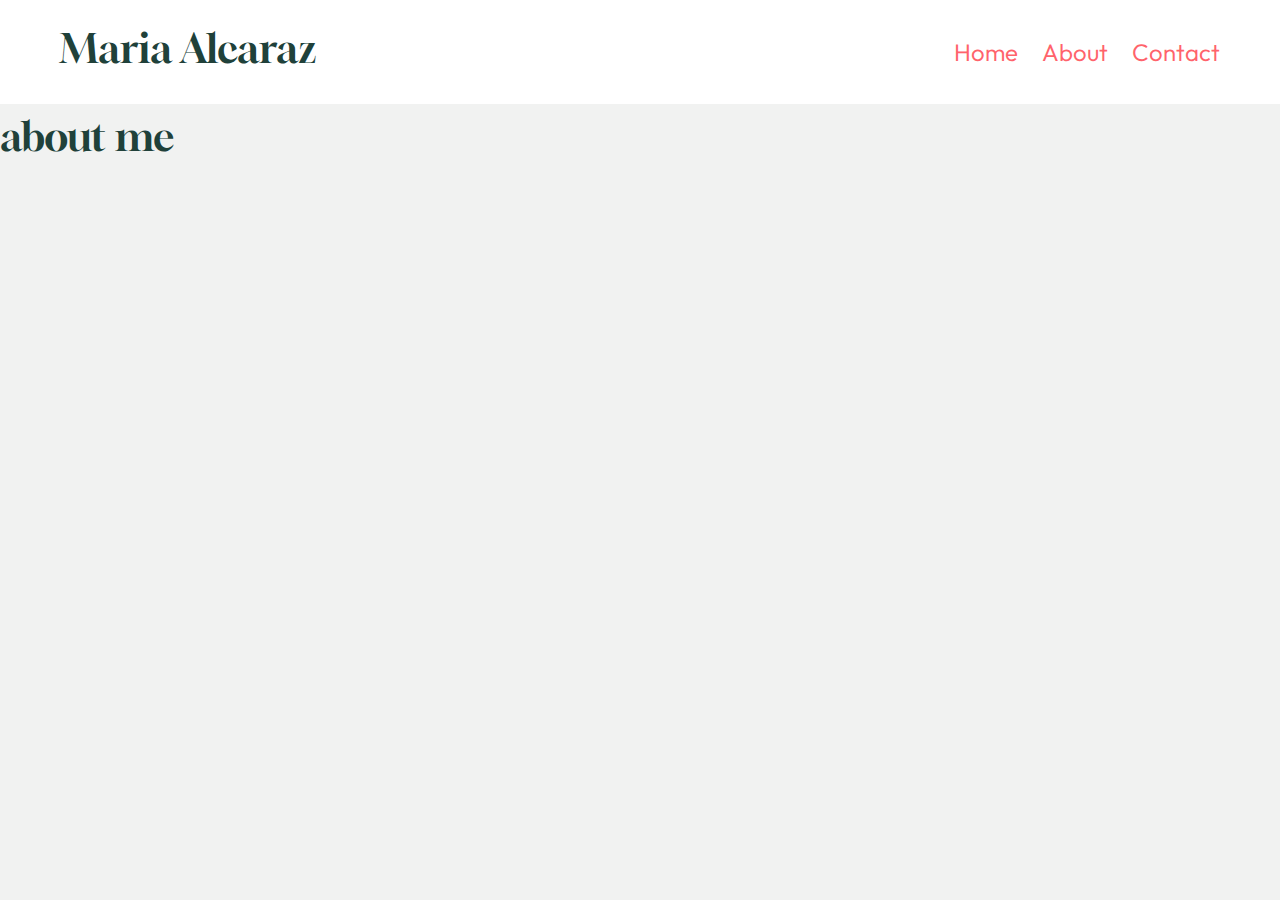
<file: about.html>
<!-- index.html -->
<!DOCTYPE html>
<html lang="en">
<head>
  <meta charset="UTF-8">
  <title>About Maria</title>
  <link rel="stylesheet" href="styles.css">
</head>

<body>
<!-- NAVIGATION -->
     <header>
        <h2>Maria Alcaraz</h2>
        <nav>
            <ul>
                <li><a href="index.html">Home</a></li>
                <li><a href="about.html">About</a></li>
                <li><a href="contact.html">Contact</a></li>
            </ul>
        </nav>
     </header>

    <section id="about-hero">
        <h2>about me</h2>
     </section>


    <script src="script.js"></script>
</body>
</html>
</file>
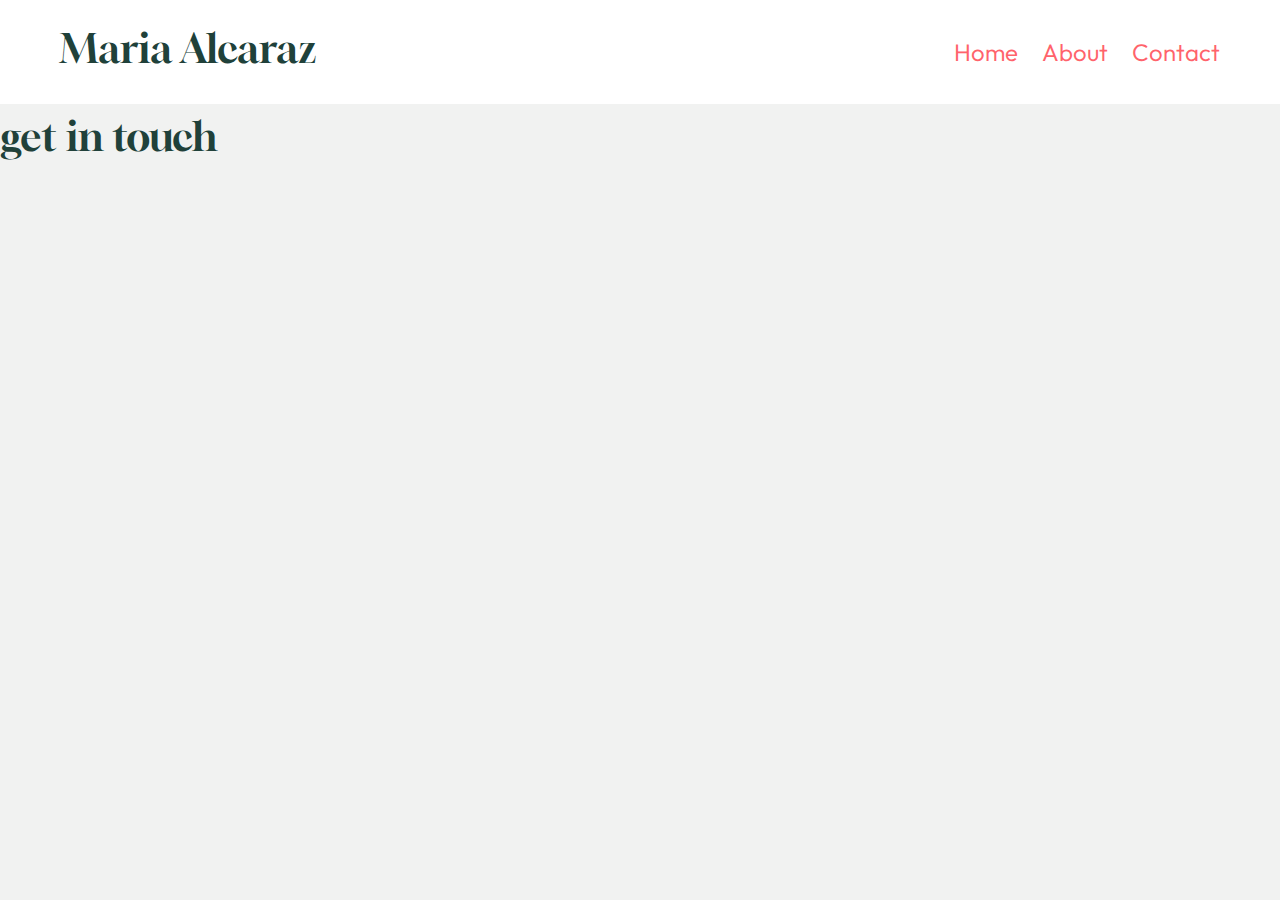
<file: contact.html>
<!-- index.html -->
<!DOCTYPE html>
<html lang="en">
<head>
  <meta charset="UTF-8">
  <title>Contact Maria</title>
  <link rel="stylesheet" href="styles.css">
</head>

<body>
<!-- NAVIGATION -->
     <header>
        <h2>Maria Alcaraz</h2>
        <nav>
            <ul>
                <li><a href="index.html">Home</a></li>
                <li><a href="about.html">About</a></li>
                <li><a href="contact.html">Contact</a></li>
            </ul>
        </nav>
     </header>

     <section id="contact-hero">
        <h2>get in touch</h2>
     </section>




    <script src="script.js"></script>
</body>
</html>
</file>
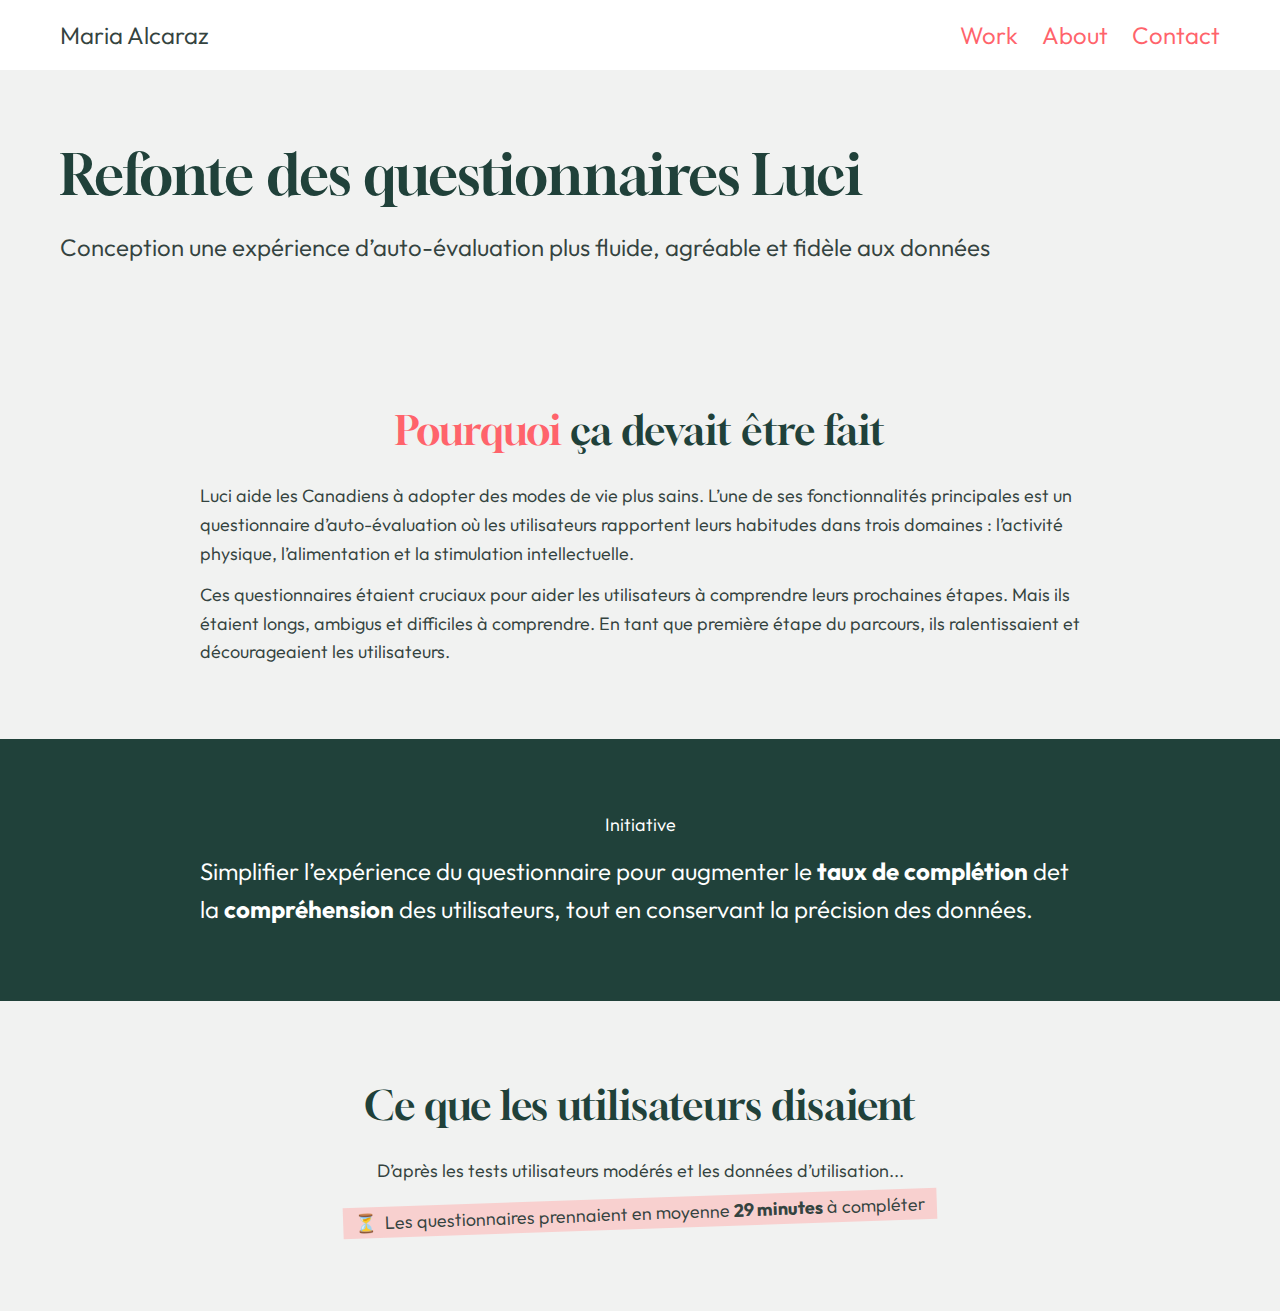
<file: pr1_quest.html>
<!-- index.html -->
<!DOCTYPE html>
<html lang="en">
<head>
  <meta charset="UTF-8">
  <title>questionnaires luci</title>
  <link rel="stylesheet" href="styles.css">
</head>

<body>
    <!-- NAVIGATION -->
     <header>
        <p class="logo">Maria Alcaraz</p>
        <nav>
            <ul>
                <li><a href="index.html">Work</a></li>
                <li><a href="about.html">About</a></li>
                <li><a href="contact.html">Contact</a></li>
            </ul>
        </nav>
     </header>

     <section id="pr1-hero">
        <h1>Refonte des questionnaires Luci</h1>
        <p class="text-lg">Conception une expérience d’auto-évaluation plus fluide, agréable et fidèle aux données</p>
     </section>
     <section id="pr1-context">
        <h2><span class="text-accent">Pourquoi</span> ça devait être fait</h2>
        <p class="text-md">Luci aide les Canadiens à adopter des modes de vie plus sains. L’une de ses fonctionnalités principales est un questionnaire d’auto-évaluation où les utilisateurs rapportent leurs habitudes dans trois domaines : l’activité physique, l’alimentation et la stimulation intellectuelle.</p>
        <p class="text-md">Ces questionnaires étaient cruciaux pour aider les utilisateurs à comprendre leurs prochaines étapes. Mais ils étaient longs, ambigus et difficiles à comprendre. En tant que première étape du parcours, ils ralentissaient et décourageaient les utilisateurs.</p>
     </section>
     <section id="pr1-initiative">
        <div class="text-inverted">Initiative</div>
        <p class="text-inverted text-lg">Simplifier l’expérience du questionnaire pour augmenter le <strong>taux de complétion</strong> det la <strong>compréhension</strong> des utilisateurs, tout en conservant la précision des données.</p>
     </section>
     <section id="pr1-disaient">
      <h2>Ce que les utilisateurs disaient</h2>
      <p>D’après les tests utilisateurs modérés et les données d’utilisation...</p>
      <div class="emoji-list-container">
         <div class="emoji-list">
            <span>⏳</span><span>Les questionnaires prennaient en moyenne <strong>29 minutes</strong> à compléter</span>
         </div>
      </div>
     </section>




    <script src="script.js"></script>
</body>
</html>
</file>
<file: styles.css>
@import url('https://fonts.googleapis.com/css2?family=Gloock&family=Outfit:wght@300;400;700&display=swap');/* ==============================================
                GLOBAL STYLES
============================================== */
:root {
/* Typography */
--font-heading: 'Gloock', serif;
--font-content: 'Outfit', sans-serif;

--font-size-h1: 3.5rem;
--font-size-h2: 2.5rem;
--font-size-h3: 1.5rem;
--font-size-h4: 1rem;

--font-size-content-xl: 2rem;
--font-size-content-lg: 1.5rem;
--font-size-content-md: 1.125rem;
--font-size-content-sm: 1rem;

--line-height-normal: 1.3;
--line-height-relaxed: 1.6;

/*color theme */
--bg-primary: #F1F2F1;
--bg-secondary: #20413A;
--text-primary: #20413A;
--text-secondary: #344340;
--text-tertiary: #F8D0CF;
--text-inverted: #FFFFFF;
--accent: #FF636B;

  /* Spacing scale */
  --space-1: 0.25rem;
  --space-2: 0.5rem;
  --space-3: 0.75rem;
  --space-4: 1rem;
  --space-5: 1.5rem;
  --space-6: 2rem;
  --space-7: 3rem;
  --space-8: 3.75rem;
  --space-9: 4.5rem;
  --space-10: 12.5rem;
  --space-11: 27rem;
}

a {
  text-decoration: none;
  color: inherit;
}

body {
    margin: 0;
    font-family: var(--font-content);
    font-size: var(--font-size-content-md);
    background-color: var(--bg-primary);
    color: var(--text-secondary);
    line-height: var(--line-height-relaxed);
    font-weight: 350;
}
h1, h2, h3, h4 {
    font-family: var(--font-heading);
    margin: 0 0 var(--space-2) 0;
    font-weight: 300;
    color: var(--text-primary);
}

* {
  margin: 0;
  padding: 0;
  box-sizing: border-box;
}

/* font size -> headers */
h1 {font-size: var(--font-size-h1);}
h2 {font-size: var(--font-size-h2);}
h3 {font-size: var(--font-size-h3);}
h4 {font-size: var(--font-size-h4);}

/* content size + weight */
.text-xl {font-size: var(--font-size-content-xl); font-weight: 400; line-height: var(--line-height-normal);}
.text-lg {font-size: var(--font-size-content-lg); font-weight: 350; line-height: var(--line-height-relaxed);}
.text-md {font-size: var(--font-size-content-md);}
.text-sm {font-size: var(--font-size-content-sm);}

.bg-primary {background-color: var(--bg-primary);}
.bg-secondary {background-color: var(--bg-secondary);}

/* text color */
.text-primary {color: var(--text-primary);}
.text-secondary {color: var(--text-secondary);}
.text-tertiary {color: var(--text-tertiary);}
.text-inverted {color: var(--text-inverted)}
.text-accent {color: var(--accent);}

/* spacing */
.m-1 {margin: var(--space-1);}
.m-2 {margin: var(--space-2);}
.m-3 {margin: var(--space-3);}
.m-4 {margin: var(--space-4);}
.m-5 {margin: var(--space-5);}
.m-6 {margin: var(--space-6);}
.m-7 {margin: var(--space-7);}
.m-8 {margin: var(--space-8);}
.m-9 {margin: var(--space-9);}

.narrow-content {
  max-width: 58ch;
  margin: 0 auto;
}

/*bubbles*/
.bubble {
  background-color: white;
  padding: var(--space-4);
  font-size: var(--font-size-content-sm);
  border-radius: 32px 32px 32px 2px;
  box-shadow: 8px 8px 0px rgb(74, 91, 87);
  line-height: var(--line-height-normal);
}

/* ==============================================
                NAVIGATION
============================================== */
header {
  background-color: white;
  display: flex;
  justify-content: space-between;
  align-items: center;
  padding: var(--space-4) var(--space-8);
}
/* link container */
nav ul {
  display: flex;
  gap: var(--space-5);
  list-style: none;
  margin: 0;
  padding: 0;
}
/* links */
nav a {
  font-size: var(--font-size-content-lg);
  color: var(--accent);
  text-decoration: none;
}
nav a:hover {
  color: var(--bg-secondary)
}
/* logo */
.logo {
  font-size: var(--font-size-content-lg)
}


/* ==============================================
                WORK HOME PAGE
============================================== */
#hero {
  padding: var(--space-8);
}

/* --- PROJECT LIST --- */
#project-list {
  display: grid;
  grid-template-columns: repeat(3, 1fr);
  gap: var(--space-3);
  padding: var(--space-8);
  max-width: 100%;
}
.project-card {
  background-color: white;
  overflow: hidden;
  display: flex;
  flex-direction: column;
  gap: var(--space-1);
  transition: transform 0.3s ease, box-shadow 0.3s ease;
}
.project-card:hover {
  transform: translateY(-8px);
  box-shadow: 0 8px 24px rgba(114, 97, 80, 0.20);
}
.project-card img {
  width: 100%;
  height: 200px;
  object-fit: cover;
}
.card-content {
  display: flex;
  flex-direction: column;
  padding: var(--space-4);
  gap: var(--space-4);
}
.card-text {
  display: flex;
  flex-direction: column;
  gap: var(--space-2);
}
.card-text h3,
.card-text p {
    margin: 0;
}

.card-tag-container {
  display: flex;
  flex-direction: row;
  flex-wrap: wrap;
  gap: var(--space-2);
}
.tag {
  background-color: #F2F1F1;
  padding: var(--space-1) var(--space-3);
}

/* ==============================================
                PR1_QUESTIONNAIRE
============================================== */
/* hero */
#pr1-hero {
  padding: var(--space-8);
}

/* context */
#pr1-context {
  display: flex;
  flex-direction: column;
  gap: var(--space-3);
  padding: var(--space-9) var(--space-10);
  background-color: var(--bg-primary);
  align-items: center;
}

/* initiative */
#pr1-initiative {
  padding: var(--space-9) var(--space-10);
  background-color: var(--bg-secondary);
  display: flex;
  flex-direction: column;
  gap: var(--space-3);
  align-items: center;
}

/* disaient */
#pr1-disaient {
  background-color: var(--bg-primary);
  display: flex;
  flex-direction: column;
  align-items: center;
  padding: var(--space-9) var(--space-10);
  gap: var(--space-3);
}
#emoji-list-container {
  display: flex;
  flex-direction: column;
  align-items: center;
  gap: var(--space-3);
}
.emoji-list {
  display: flex;
  flex-direction: row;
  align-items: center;
  padding: var(--space-1) var(--space-3);
  background-color: var(--text-tertiary);
  width: fit-content;
  gap: var(--space-2);
  line-height: var(--line-height-normal);
}
.emoji-list:nth-child(1) {
  transform: translateX(0px) rotate(-2deg);
  margin-bottom: 10px;
}
.emoji-list:nth-child(2) {
  transform: translate(30px) rotate(1.5deg);
  margin-bottom: 10px;
}
.emoji-list:nth-child(3) {
  transform: translate(-20px) rotate(-1deg);
  margin-bottom: 10px;
}
.emoji-list:nth-child(4) {
  transform: translate(15px) rotate(2deg);
  margin-bottom: 10px;
}

/* persona */
#pr1-persona {
  background-color: var(--bg-primary);
  display: flex;
  flex-direction: column;
  gap: var(--space-3);
  padding: var(--space-1) var(--space-10);
}
.persona-card {
  background-color: white;
  display: flex;
  flex-direction: row;
  padding: var(--space-7);
  width: 100%;
  max-width: 1200px;
  margin: 0 auto;
  gap: var(--space-7);
}
.persona-img {
  width: 200px;
  flex-shrink: 0;
  object-fit: contain;
}
.persona-card-text {
  display: flex;
  flex-direction: column;
  gap: var(--space-6);
  flex: 1;
}
.persona-title-bio {
  display: flex;
  flex-direction: column;
  gap: var(--space-3);
}
.persona-columns {
  display: flex;
  gap: var(--space-4);
}
.persona-columns > div {
  flex: 1;
  display: flex;
  flex-direction: column;
  gap: var(--space-3);
  line-height: var(--line-height-normal);
}
.persona-columns ul {
  display: flex;
  flex-direction: column;
  gap: var(--space-2);
  list-style: none;
  padding: 0;
}
.friction-list {
  display: flex;
  flex-direction: column;
  gap: var(--space-2);
}

/*objectives*/
#pr1-objectives {
  background-color: var(--bg-primary);
  display: flex;
  flex-direction: column;
  padding: var(--space-9) var(--space-10);
  gap: var(--space-3);
  align-items: center;
}
#obj-content {
  display: flex;
  flex-direction: column;
  gap: var(--space-6);
}
.emoji-naked-list {
  list-style: none;
  display: flex;
  flex-direction: column;
  gap: var(--space-3);
}
.emoji-naked-list > li {
  display: flex;
  flex-direction: row;
  gap: var(--space-3);
}


/*comment pourrions nous*/
#pr1-comment {
  background-color: var(--bg-primary);
  display: flex;
  flex-direction: column;
  padding: var(--space-9) var(--space-10);
  gap: var(--space-3);
  align-items: center;
}
.hypothesis-row-list {
  display: flex;
  flex-direction: column;
  gap: var(--space-4);
}
.problem-hypothesis-row {
  display: flex;
  flex-direction: row;
  gap: var(--space-4);
  align-items: center;
}
.problem {
  flex: 1;
}
.hypothesis-card {
  flex: 2;
  background-color: white;
  padding: var(--space-3);
  border-left: 4px solid var(--accent);
  max-width: 520px;
}
.label-title-row {
  display: flex;
  flex-direction: row;
  gap: var(--space-2);
}
.hypothesis-label {
  font-weight: 300;
}
.hypothesis-name {
  font-weight: 700;
  margin-bottom: var(--space-2);
}
.hypothesis-text {
  line-height: var(--line-height-normal);
}

/*protos*/
#pr1-protos {
  background-color: var(--bg-primary);
  display: flex;
  flex-direction: column;
  padding: var(--space-9) var(--space-10);
  gap: var(--space-3);
}
#pr1-protos h2:nth-child(2) {
  text-align: right;
}
.prototype-image {
  width: 100%;
  height: auto;
}

/*tests*/
#pr1-tests {
  background-color: var(--bg-primary);
  display: flex;
  flex-direction: column;
  padding: var(--space-9) var(--space-10);
  gap: var(--space-3);
  align-content: center;
}
#row {
  display: flex;
  flex-direction: row;
  flex: 1;
}

/*resultats*/
#pr1-results {
  background-color: var(--bg-primary);
  display: flex;
  flex-direction: column;
  padding: var(--space-9) var(--space-10);
  gap: var(--space-3);
}



/* naviguer */
#pr1-naviguer {
  position: relative;
  background-color: var(--bg-primary);
  display: flex;
  flex-direction: column;
  align-items: center;
  padding: var(--space-9) var(--space-10);
  gap: var(--space-3);
}
.image-with-annotations {
  position: relative;
  width: 100%;
  max-width: 1200px;
}
.image-naviguer-1 {
  width: 100%;
  max-width: 1200px;
  height: auto;
}
#bubble-naviguer-1 {
  position: absolute;
  top: 20%;
  left: -15%;
  width: 280px;
  border-radius: 32px 2px 32px 32px;
  opacity: 0;
  transform: translateY(20px);
  transition: opacity 0.5s ease, transform 0.5s ease;
}
#bubble-naviguer-2 {
  position: absolute;
  top: 80%;
  left: 20%;
  width: 250px;
  border-radius: 31px 2px 32px 22px;
  opacity: 0;
  transform: translateY(20px);
  transition: opacity 0.5s ease, transform 0.5s ease;
}
#bubble-naviguer-1.visible {
  opacity: 1;
  transform: translateY(0);
}
#bubble-naviguer-2.visible {
  opacity: 1;
  transform: translateY(0);
}

/*repondre*/
#pr1-repondre {
  position: relative;
  background-color: var(--bg-primary);
  display: flex;
  flex-direction: column;
  align-items: center;
  padding: var(--space-9) var(--space-10);
  gap: var(--space-3);
}
.image-repondre-1 {
  width: 100%;
  max-width: 1200px;
  height: auto;
}

/*lesson*/
#pr1-lesson {
  background-color: var(--bg-primary);
  display: flex;
  flex-direction: column;
  align-items: center;
  padding: var(--space-9) var(--space-10);
  gap: var(--space-3);
}
.featured {
  font-size: 2.3rem;
  font-family: 'Gloock';
  background-color: white;
  display: flex;
  padding: var(--space-7) var(--space-6);
  border-left: 6px solid var(--accent);
}

/*impact*/
#pr1-impact {
  background-color: var(--bg-primary);
  display: flex;
  flex-direction: column;
  padding: var(--space-9) var(--space-10);
  gap: var(--space-3);
    height: 900px;
}
</file>
